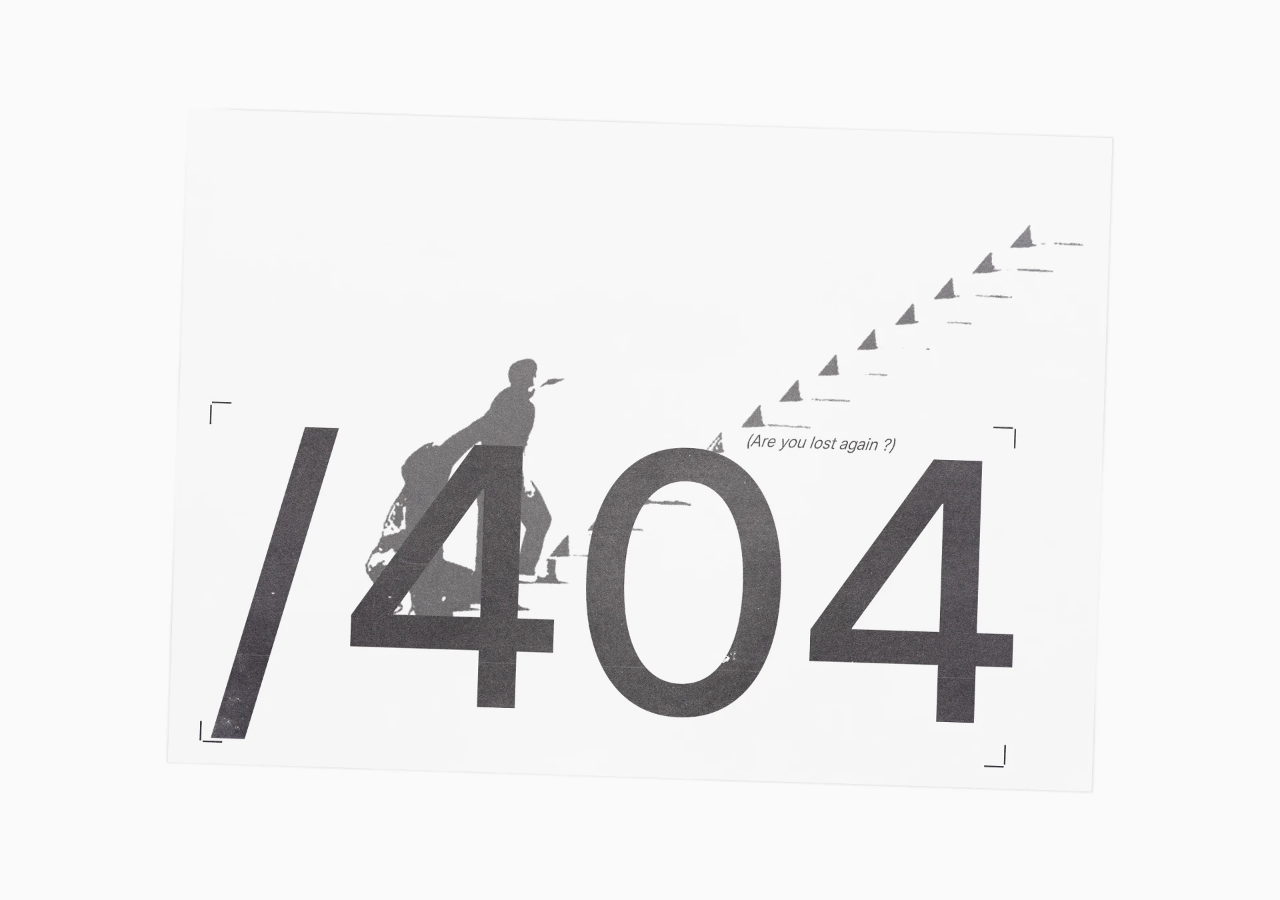
<file: index.html>
<!doctype html>
<html lang="en">
<head>
  <meta charset="utf-8">
  <meta name="viewport" content="width=device-width, initial-scale=1, viewport-fit=cover">
  <meta name="theme-color" content="#fafafa">
  <!-- Single high-contrast logo for light and dark browser tabs. -->
  <link rel="icon" type="image/png" sizes="32x32" href="/distinct-favicon-contrast-20261120.png">
  <meta name="description" content="Distinct Archives — independent creative design studio.">
  <meta property="og:type" content="website">
  <meta property="og:title" content="Distinct Archives">
  <meta property="og:description" content="Distinct Archives — independent creative design studio.">
  
  <meta name="robots" content="noindex, nofollow">
  <title>Distinct Archives</title>
  <style>
    :root { color-scheme: light; }
    *, *::before, *::after { box-sizing: border-box; }
    html, body { width: 100%; min-height: 100%; margin: 0; }
    body { background: #fafafa; }
    main { min-height: 100vh; min-height: 100dvh; display: flex; align-items: center; justify-content: center; overflow: hidden; }
    .artwork { display: block; width: 100%; height: 100vh; height: 100dvh; object-fit: contain; object-position: center; }
    @media (prefers-reduced-motion: no-preference) { .artwork { animation: arrival 650ms ease-out both; } }
    @keyframes arrival { from { opacity: 0 } to { opacity: 1 } }
  </style>
</head>
<body>
  <main aria-label="Distinct Archives holding page">
    <img class="artwork" src="[data-uri]" width="1920" height="1080" alt="Distinct Archives — graphic artwork with the large text /404, a figure carrying a bag, and the words ‘Are you lost again?’" fetchpriority="high">
  </main>
</body>
</html>
</file>
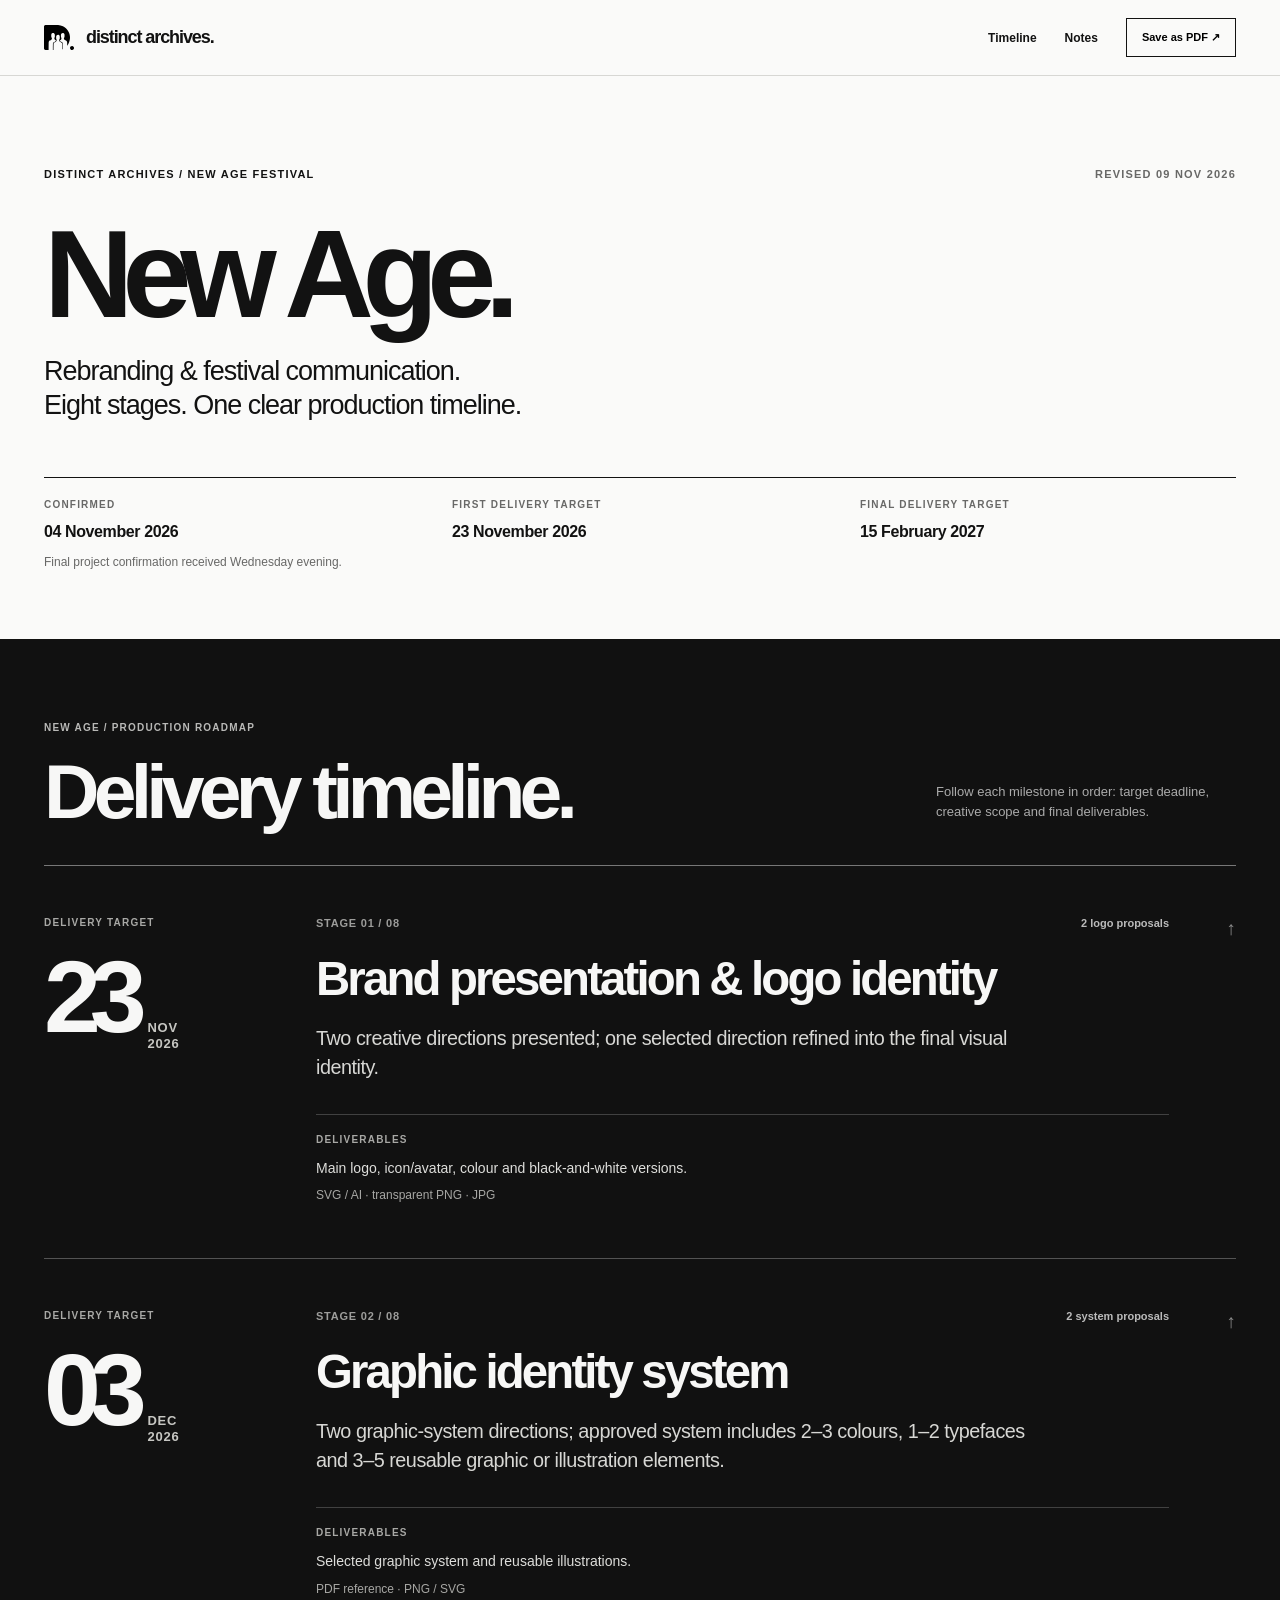
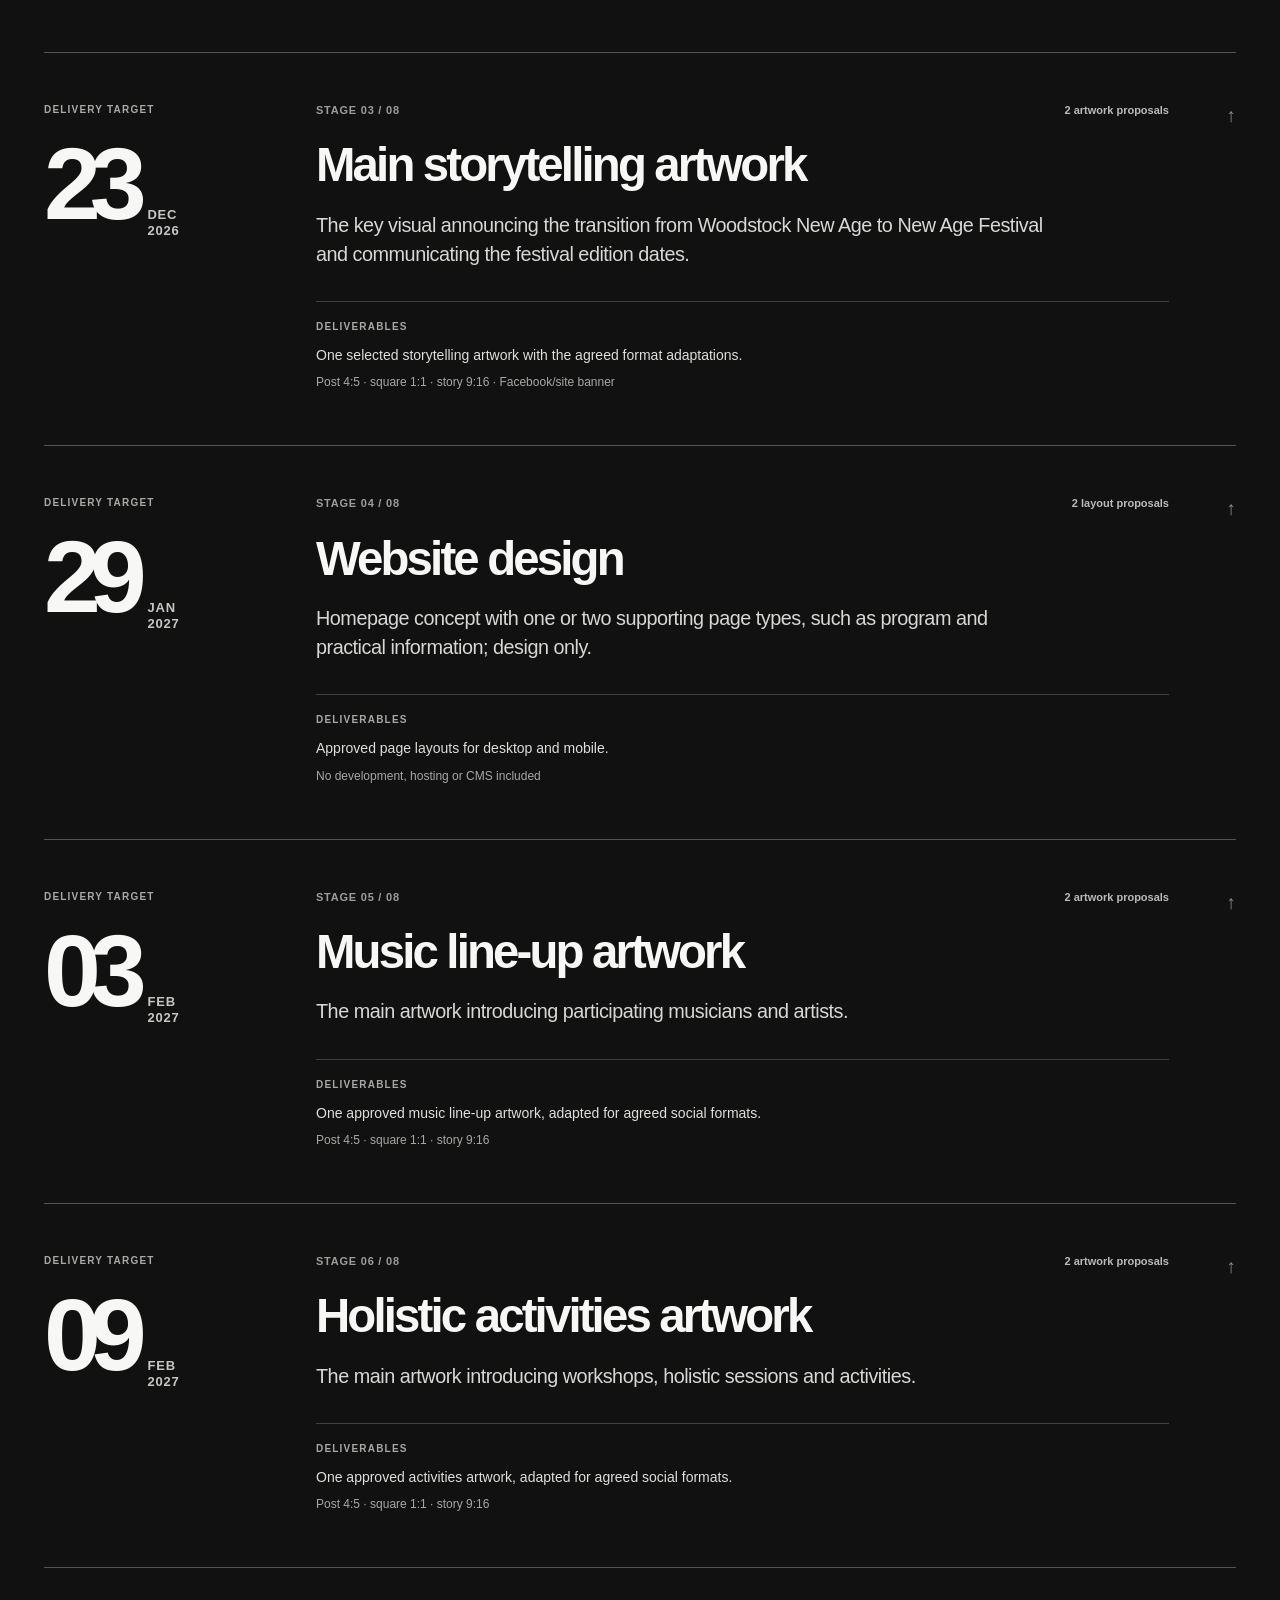
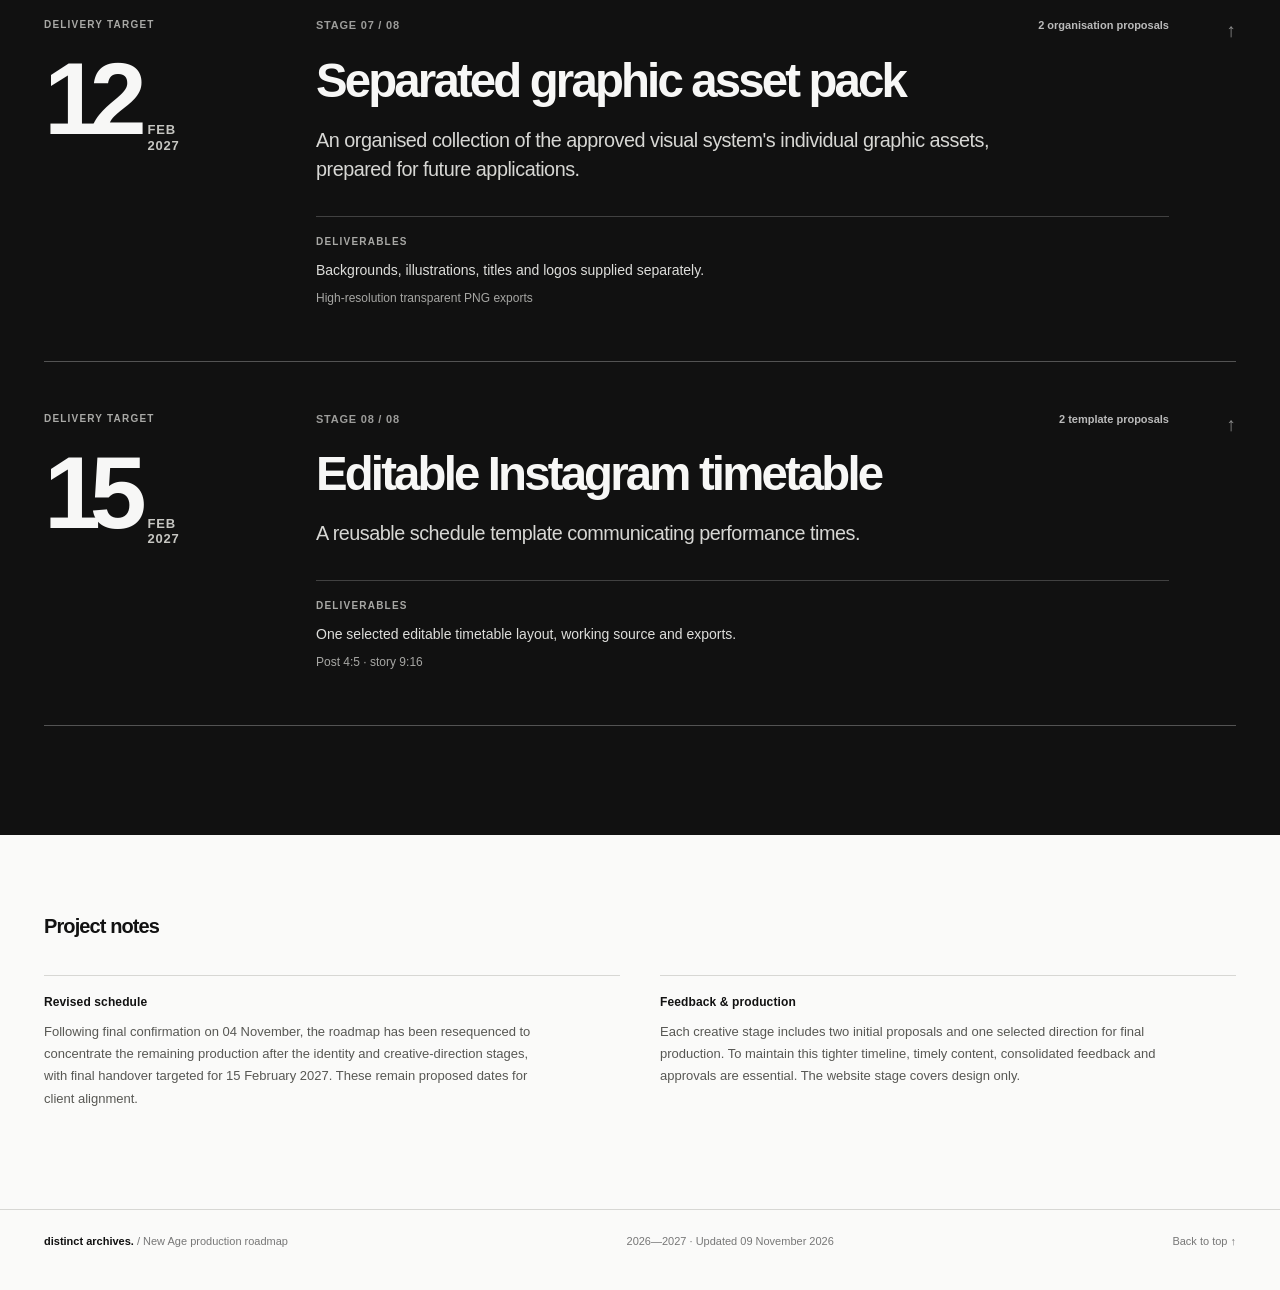
<file: roadmap-new-age/index.html>
<!doctype html>
<html lang="en">
<head>
<meta charset="utf-8">
<meta name="viewport" content="width=device-width,initial-scale=1,viewport-fit=cover">
<meta name="theme-color" content="#fafaf9">
<meta name="robots" content="noindex,nofollow">
<meta name="description" content="New Age Festival rebranding — production timeline, deadlines, and project deliverables. Updated 09 November 2026.">
<title>New Age — Production Timeline | Distinct Archives</title>
<style>
:root{--paper:#fafaf9;--ink:#121212;--muted:#686867;--line:#d7d7d4;--dark:#111;--light:#f7f7f6;--darkline:#535353;--secondary:#c0c0bc;--blue:#2457e7}
*{box-sizing:border-box}
html{scroll-behavior:smooth;scroll-padding-top:90px}
body{margin:0;background:var(--paper);color:var(--ink);font:14px/1.5 -apple-system,BlinkMacSystemFont,"Segoe UI",Arial,sans-serif;-webkit-font-smoothing:antialiased}
a{color:inherit;text-decoration:none}button{font:inherit;cursor:pointer}img{max-width:100%;display:block}
:focus-visible{outline:2px solid var(--blue);outline-offset:4px}
.wrap{width:min(calc(100% - 88px),1220px);margin-inline:auto}
header{background:rgba(250,250,249,.97);position:sticky;top:0;z-index:10;border-bottom:1px solid var(--line)}
.header-inner{min-height:75px;display:flex;justify-content:space-between;align-items:center;gap:16px}
.brand{display:flex;align-items:center;gap:12px;font-weight:780;font-size:18px;letter-spacing:-.06em}
.brand img{width:30px;height:30px;object-fit:contain}
.nav{display:flex;gap:28px;align-items:center;font-size:12px;font-weight:650}
.nav a:hover{opacity:.6}
.print{border:1px solid var(--ink);padding:10px 15px;font-size:11px;background:transparent;font-weight:700}
.print:hover{background:#111;color:white}
.intro{padding-top:clamp(55px,7vw,98px);padding-bottom:67px}
.overline{display:flex;justify-content:space-between;gap:20px;font-size:11px;font-weight:700;letter-spacing:.11em;text-transform:uppercase}
.overline span:last-child{color:var(--muted)}
.intro h1{font-size:clamp(70px,10vw,124px);line-height:.92;letter-spacing:-.09em;font-weight:780;margin:35px 0 24px}
.subtitle{max-width:720px;font-size:clamp(19px,2.5vw,27px);line-height:1.24;letter-spacing:-.038em;margin:0 0 55px}
.project-baseline{display:grid;grid-template-columns:repeat(3,minmax(0,1fr));gap:32px;padding-top:19px;border-top:1px solid var(--ink)}
.project-baseline > div{min-width:0}
.label,.tiny-label{font-size:10px;letter-spacing:.12em;text-transform:uppercase;font-weight:750}
.label{color:var(--muted);display:block;margin-bottom:8px}
.value{font-size:16px;letter-spacing:-.025em;font-weight:670}
.explanation{font-size:12px;max-width:310px;line-height:1.6;color:var(--muted);margin:9px 0 0}
.timeline{background:var(--dark);color:var(--light);padding:77px 0 109px}
.timeline-title{display:flex;align-items:end;justify-content:space-between;gap:30px;padding-bottom:35px}
.timeline-title .tiny-label{color:#b9b9b7}
.timeline-title h2{font-size:clamp(49px,6vw,80px);letter-spacing:-.075em;line-height:1;weight:750;font-weight:750;margin:16px 0 0}
.timeline-title p{max-width:300px;color:#aaa;font-size:13px;line-height:1.6;margin:0 0 7px}
.milestones{border-top:1px solid #777}
.milestone{display:grid;grid-template-columns:235px minmax(0,1fr) 30px;gap:37px;padding:49px 0 54px;border-bottom:1px solid var(--darkline);scroll-margin-top:95px}
.milestone:target{background:#1c1c1c}
.deadline .tiny-label{color:#a9a9a6}
.deadline time{display:flex;align-items:baseline;gap:12px;margin-top:23px;white-space:nowrap}
.date-day{font-size:clamp(75px,8vw,115px);font-weight:710;letter-spacing:-.11em;line-height:.86}
.date-month{font-size:13px;line-height:1.22;color:#c6c6c2;font-weight:650;letter-spacing:.065em}
.milestone-above{display:flex;justify-content:space-between;align-items:baseline;gap:20px;color:#9d9d9b;font-weight:750;letter-spacing:.07em;font-size:11px;text-transform:uppercase}
.stage-type{color:#bbb;font-weight:550;letter-spacing:0;text-transform:none}
.milestone-body h3{font-size:clamp(31px,3.7vw,49px);font-weight:690;letter-spacing:-.06em;line-height:1.06;max-width:840px;margin:22px 0 20px}
.stage-description{font-size:clamp(16px,1.55vw,20px);letter-spacing:-.025em;line-height:1.47;color:#d7d7d4;max-width:730px;margin:0}
.stage-deliverable{border-top:1px solid #414141;margin-top:32px;padding-top:17px}
.stage-deliverable .tiny-label{color:#a8a8a5}
.stage-deliverable p{font-size:14px;max-width:780px;color:#dededb;margin:10px 0 7px;line-height:1.6}
.formats{font-size:12px;color:#a7a7a4;line-height:1.5}
.stage-arrow{align-self:start;justify-self:end;font-size:19px;color:#8b8b8b}
.stage-arrow:hover{color:white}
.notes{padding:76px 0 99px}
.notes h2{font-size:20px;letter-spacing:-.045em;font-weight:650;margin:0 0 34px}
.notes-grid{display:grid;grid-template-columns:1fr 1fr;gap:40px}
.notes article{padding-top:17px;border-top:1px solid var(--line)}
.notes h3{font-size:12px;letter-spacing:.01em;margin:0 0 10px;font-weight:700}
.notes p{font-size:13px;line-height:1.72;color:#585854;max-width:500px;margin:0}
.footer{border-top:1px solid var(--line);padding:23px 0 40px;color:#777;font-size:11px}
.footer-inner{display:flex;justify-content:space-between;gap:22px;flex-wrap:wrap}
.footer strong{color:#111}
@media(max-width:900px){.milestone{grid-template-columns:185px minmax(0,1fr) 20px;gap:20px;padding:45px 0}.date-day{font-size:83px}.milestone-body h3{font-size:clamp(30px,4vw,44px)}}
@media(max-width:680px){.wrap{width:calc(100% - 42px)}.header-inner{min-height:66px}.brand{font-size:16px}.brand img{width:25px;height:25px}.nav a{display:none}.intro{padding:59px 0}.overline{font-size:9px}.intro h1{font-size:clamp(64px,15vw,104px)}.subtitle{font-size:20px;margin-bottom:41px}.project-baseline{grid-template-columns:1fr 1fr;gap:20px}.project-baseline>div:last-child{grid-column:1/-1}.value{font-size:14px}.timeline{padding:60px 0 75px}.timeline-title{display:block}.timeline-title h2{font-size:55px}.timeline-title p{margin-top:20px}.milestone{grid-template-columns:1fr 20px;gap:0 12px;padding:36px 0}.deadline{grid-column:1;grid-row:1;margin-bottom:30px}.deadline time{margin-top:13px}.date-day{font-size:74px}.date-month{font-size:11px}.milestone-body{grid-column:1/-1;grid-row:2}.stage-arrow{grid-column:2;grid-row:1;font-size:16px}.milestone-body h3{font-size:34px;margin:19px 0}.stage-description{font-size:16px}.stage-deliverable{margin-top:25px}.notes{padding:60px 0}.notes-grid{grid-template-columns:1fr;gap:30px}}
@media(prefers-reduced-motion:reduce){html{scroll-behavior:auto}}
@media print{@page{size:A4;margin:11mm}header,.print,.stage-arrow{display:none!important}.wrap{width:100%}.intro{padding:0 0 18px}.intro h1{font-size:65px;margin:13px 0}.subtitle{font-size:18px;margin-bottom:22px}.project-baseline{gap:12px}.timeline{padding:20px 0;background:#111!important;-webkit-print-color-adjust:exact;print-color-adjust:exact}.timeline-title h2{font-size:43px}.timeline-title{padding-bottom:16px}.milestone{break-inside:avoid;grid-template-columns:110px 1fr;gap:20px;padding:15px 0}.date-day{font-size:51px}.date-month{font-size:9px}.deadline time{gap:5px;margin-top:12px}.milestone-body h3{font-size:27px;margin:8px 0}.stage-description{font-size:13px}.stage-deliverable{margin-top:12px;padding-top:8px}.stage-deliverable p{font-size:11px;margin:6px 0}.formats{font-size:10px}.notes{padding:25px 0}.notes-grid{gap:18px}.notes p{font-size:11px}}
</style>
</head>
<body id="top">
<header><div class="wrap header-inner"><a class="brand" href="#top"><img src="./distinct-logo.svg" alt="Distinct Archives logo"><span>distinct archives.</span></a><nav class="nav" aria-label="Page navigation"><a href="#timeline">Timeline</a><a href="#notes">Notes</a><button type="button" class="print" onclick="window.print()">Save as PDF ↗</button></nav></div></header>
<main>
<section class="intro wrap">
<div class="overline"><span>Distinct Archives / New Age Festival</span><span>Revised 09 Nov 2026</span></div>
<h1>New Age.</h1>
<p class="subtitle">Rebranding & festival communication.<br>Eight stages. One clear production timeline.</p>
<div class="project-baseline">
 <div><span class="label">Confirmed</span><strong class="value">04 November 2026</strong><p class="explanation">Final project confirmation received Wednesday evening.</p></div>
 <div><span class="label">First delivery target</span><strong class="value">23 November 2026</strong></div>
 <div><span class="label">Final delivery target</span><strong class="value">15 February 2027</strong></div>
</div>
</section>
<section class="timeline" id="timeline" aria-labelledby="timeline-heading">
<div class="wrap"><div class="timeline-title"><div><span class="tiny-label">New Age / Production roadmap</span><h2 id="timeline-heading">Delivery timeline.</h2></div><p>Follow each milestone in order: target deadline, creative scope and final deliverables.</p></div>
<div class="milestones"><article class="milestone" id="milestone-1" aria-labelledby="title-1">
  <div class="deadline"><div class="tiny-label">DELIVERY TARGET</div><time datetime="2026-11-23" aria-label="23 November 2026"><span class="date-day">23</span><span class="date-month">NOV<br>2026</span></time></div>
  <div class="milestone-body"><div class="milestone-above"><span class="step-count">STAGE 01 / 08</span><span class="stage-type">2 logo proposals</span></div>
    <h3 id="title-1">Brand presentation &amp; logo identity</h3><p class="stage-description">Two creative directions presented; one selected direction refined into the final visual identity.</p>
    <div class="stage-deliverable"><div class="tiny-label">DELIVERABLES</div><p>Main logo, icon/avatar, colour and black-and-white versions.</p><div class="formats">SVG / AI · transparent PNG · JPG</div></div>
  </div>
  <a href="#top" class="stage-arrow" aria-label="Back to top">↑</a>
</article>
<article class="milestone" id="milestone-2" aria-labelledby="title-2">
  <div class="deadline"><div class="tiny-label">DELIVERY TARGET</div><time datetime="2026-12-03" aria-label="3 December 2026"><span class="date-day">03</span><span class="date-month">DEC<br>2026</span></time></div>
  <div class="milestone-body"><div class="milestone-above"><span class="step-count">STAGE 02 / 08</span><span class="stage-type">2 system proposals</span></div>
    <h3 id="title-2">Graphic identity system</h3><p class="stage-description">Two graphic-system directions; approved system includes 2–3 colours, 1–2 typefaces and 3–5 reusable graphic or illustration elements.</p>
    <div class="stage-deliverable"><div class="tiny-label">DELIVERABLES</div><p>Selected graphic system and reusable illustrations.</p><div class="formats">PDF reference · PNG / SVG</div></div>
  </div>
  <a href="#top" class="stage-arrow" aria-label="Back to top">↑</a>
</article>
<article class="milestone" id="milestone-3" aria-labelledby="title-3">
  <div class="deadline"><div class="tiny-label">DELIVERY TARGET</div><time datetime="2026-12-23" aria-label="23 December 2026"><span class="date-day">23</span><span class="date-month">DEC<br>2026</span></time></div>
  <div class="milestone-body"><div class="milestone-above"><span class="step-count">STAGE 03 / 08</span><span class="stage-type">2 artwork proposals</span></div>
    <h3 id="title-3">Main storytelling artwork</h3><p class="stage-description">The key visual announcing the transition from Woodstock New Age to New Age Festival and communicating the festival edition dates.</p>
    <div class="stage-deliverable"><div class="tiny-label">DELIVERABLES</div><p>One selected storytelling artwork with the agreed format adaptations.</p><div class="formats">Post 4:5 · square 1:1 · story 9:16 · Facebook/site banner</div></div>
  </div>
  <a href="#top" class="stage-arrow" aria-label="Back to top">↑</a>
</article>
<article class="milestone" id="milestone-4" aria-labelledby="title-4">
  <div class="deadline"><div class="tiny-label">DELIVERY TARGET</div><time datetime="2027-01-29" aria-label="29 January 2027"><span class="date-day">29</span><span class="date-month">JAN<br>2027</span></time></div>
  <div class="milestone-body"><div class="milestone-above"><span class="step-count">STAGE 04 / 08</span><span class="stage-type">2 layout proposals</span></div>
    <h3 id="title-4">Website design</h3><p class="stage-description">Homepage concept with one or two supporting page types, such as program and practical information; design only.</p>
    <div class="stage-deliverable"><div class="tiny-label">DELIVERABLES</div><p>Approved page layouts for desktop and mobile.</p><div class="formats">No development, hosting or CMS included</div></div>
  </div>
  <a href="#top" class="stage-arrow" aria-label="Back to top">↑</a>
</article>
<article class="milestone" id="milestone-5" aria-labelledby="title-5">
  <div class="deadline"><div class="tiny-label">DELIVERY TARGET</div><time datetime="2027-02-03" aria-label="3 February 2027"><span class="date-day">03</span><span class="date-month">FEB<br>2027</span></time></div>
  <div class="milestone-body"><div class="milestone-above"><span class="step-count">STAGE 05 / 08</span><span class="stage-type">2 artwork proposals</span></div>
    <h3 id="title-5">Music line-up artwork</h3><p class="stage-description">The main artwork introducing participating musicians and artists.</p>
    <div class="stage-deliverable"><div class="tiny-label">DELIVERABLES</div><p>One approved music line-up artwork, adapted for agreed social formats.</p><div class="formats">Post 4:5 · square 1:1 · story 9:16</div></div>
  </div>
  <a href="#top" class="stage-arrow" aria-label="Back to top">↑</a>
</article>
<article class="milestone" id="milestone-6" aria-labelledby="title-6">
  <div class="deadline"><div class="tiny-label">DELIVERY TARGET</div><time datetime="2027-02-09" aria-label="9 February 2027"><span class="date-day">09</span><span class="date-month">FEB<br>2027</span></time></div>
  <div class="milestone-body"><div class="milestone-above"><span class="step-count">STAGE 06 / 08</span><span class="stage-type">2 artwork proposals</span></div>
    <h3 id="title-6">Holistic activities artwork</h3><p class="stage-description">The main artwork introducing workshops, holistic sessions and activities.</p>
    <div class="stage-deliverable"><div class="tiny-label">DELIVERABLES</div><p>One approved activities artwork, adapted for agreed social formats.</p><div class="formats">Post 4:5 · square 1:1 · story 9:16</div></div>
  </div>
  <a href="#top" class="stage-arrow" aria-label="Back to top">↑</a>
</article>
<article class="milestone" id="milestone-7" aria-labelledby="title-7">
  <div class="deadline"><div class="tiny-label">DELIVERY TARGET</div><time datetime="2027-02-12" aria-label="12 February 2027"><span class="date-day">12</span><span class="date-month">FEB<br>2027</span></time></div>
  <div class="milestone-body"><div class="milestone-above"><span class="step-count">STAGE 07 / 08</span><span class="stage-type">2 organisation proposals</span></div>
    <h3 id="title-7">Separated graphic asset pack</h3><p class="stage-description">An organised collection of the approved visual system&#39;s individual graphic assets, prepared for future applications.</p>
    <div class="stage-deliverable"><div class="tiny-label">DELIVERABLES</div><p>Backgrounds, illustrations, titles and logos supplied separately.</p><div class="formats">High-resolution transparent PNG exports</div></div>
  </div>
  <a href="#top" class="stage-arrow" aria-label="Back to top">↑</a>
</article>
<article class="milestone" id="milestone-8" aria-labelledby="title-8">
  <div class="deadline"><div class="tiny-label">DELIVERY TARGET</div><time datetime="2027-02-15" aria-label="15 February 2027"><span class="date-day">15</span><span class="date-month">FEB<br>2027</span></time></div>
  <div class="milestone-body"><div class="milestone-above"><span class="step-count">STAGE 08 / 08</span><span class="stage-type">2 template proposals</span></div>
    <h3 id="title-8">Editable Instagram timetable</h3><p class="stage-description">A reusable schedule template communicating performance times.</p>
    <div class="stage-deliverable"><div class="tiny-label">DELIVERABLES</div><p>One selected editable timetable layout, working source and exports.</p><div class="formats">Post 4:5 · story 9:16</div></div>
  </div>
  <a href="#top" class="stage-arrow" aria-label="Back to top">↑</a>
</article></div></div>
</section>
<section class="notes wrap" id="notes" aria-labelledby="notes-title">
<h2 id="notes-title">Project notes</h2>
<div class="notes-grid">
<article><h3>Revised schedule</h3><p>Following final confirmation on 04 November, the roadmap has been resequenced to concentrate the remaining production after the identity and creative-direction stages, with final handover targeted for 15 February 2027. These remain proposed dates for client alignment.</p></article>
<article><h3>Feedback & production</h3><p>Each creative stage includes two initial proposals and one selected direction for final production. To maintain this tighter timeline, timely content, consolidated feedback and approvals are essential. The website stage covers design only.</p></article>
</div>
</section>
</main>
<footer class="footer"><div class="wrap footer-inner"><span><strong>distinct archives.</strong> / New Age production roadmap</span><span>2026—2027 · Updated 09 November 2026</span><a href="#top">Back to top ↑</a></div></footer>
</body>
</html>
</file>
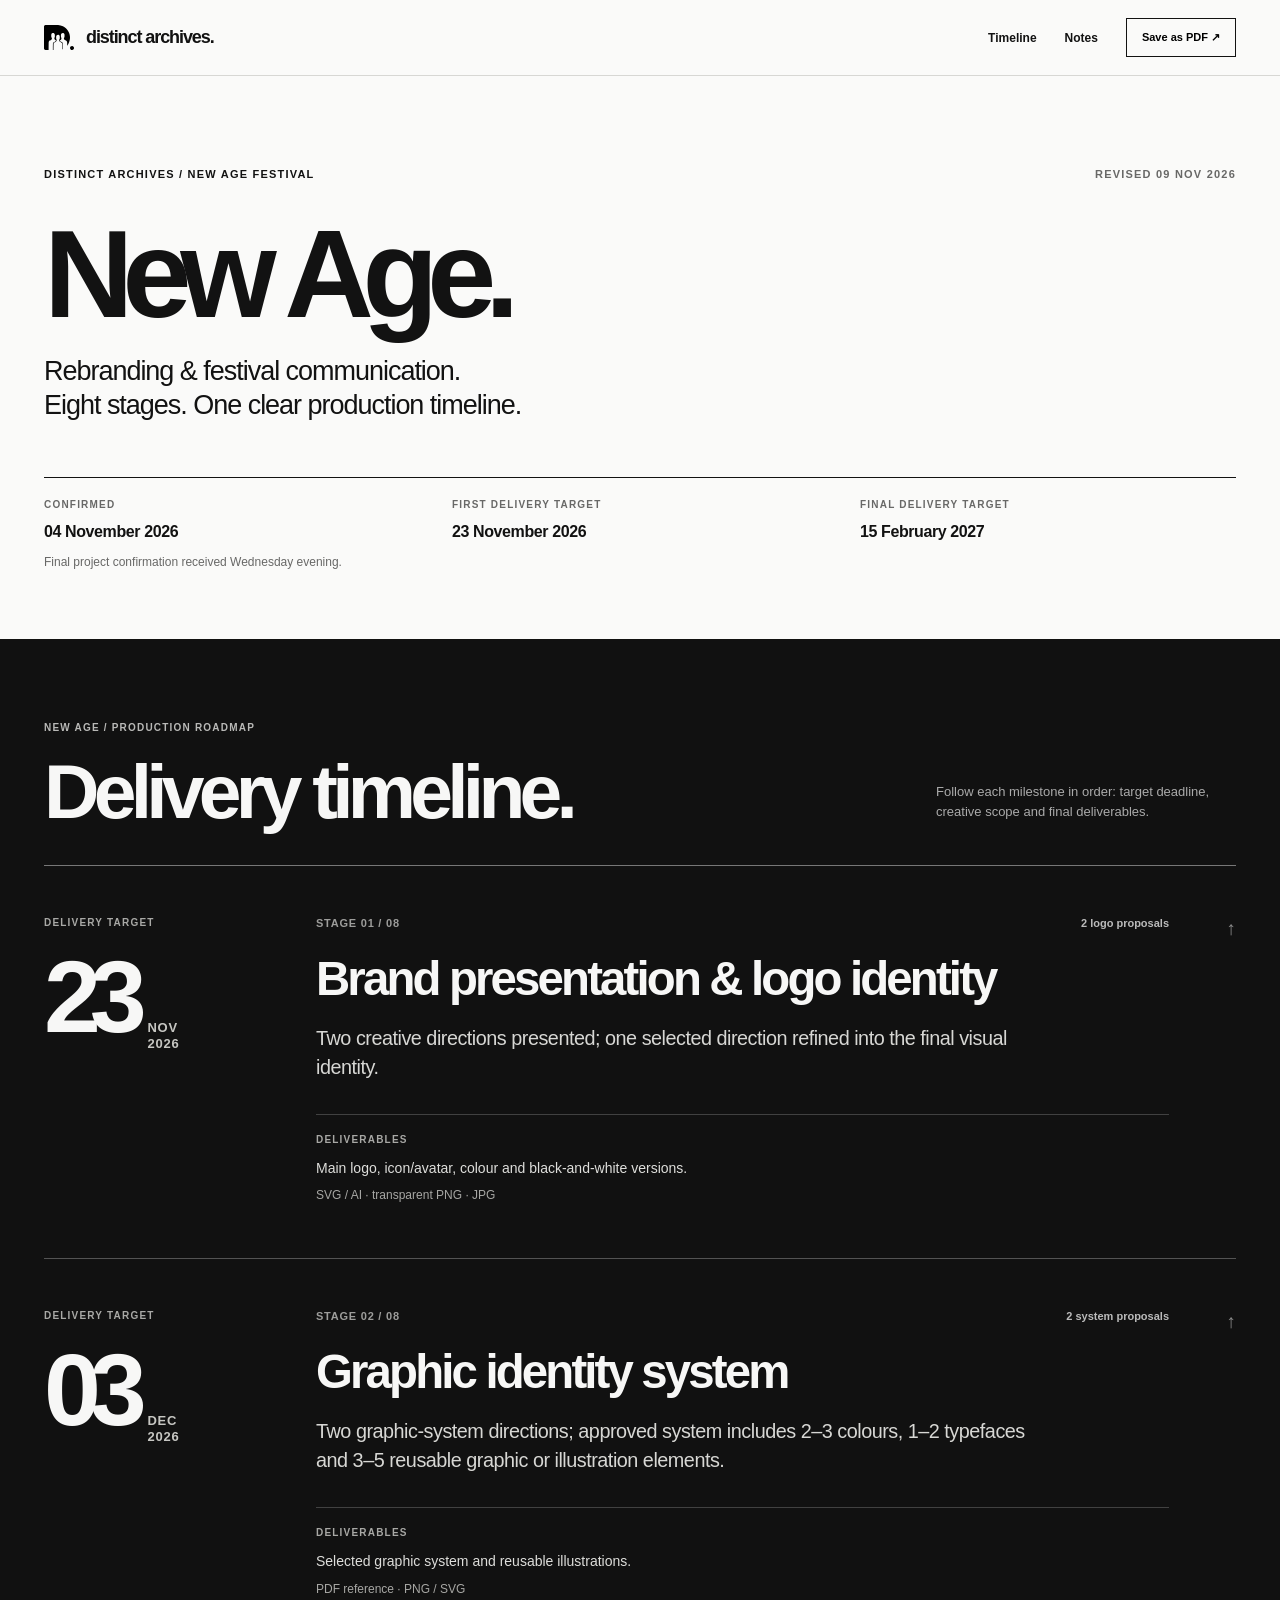
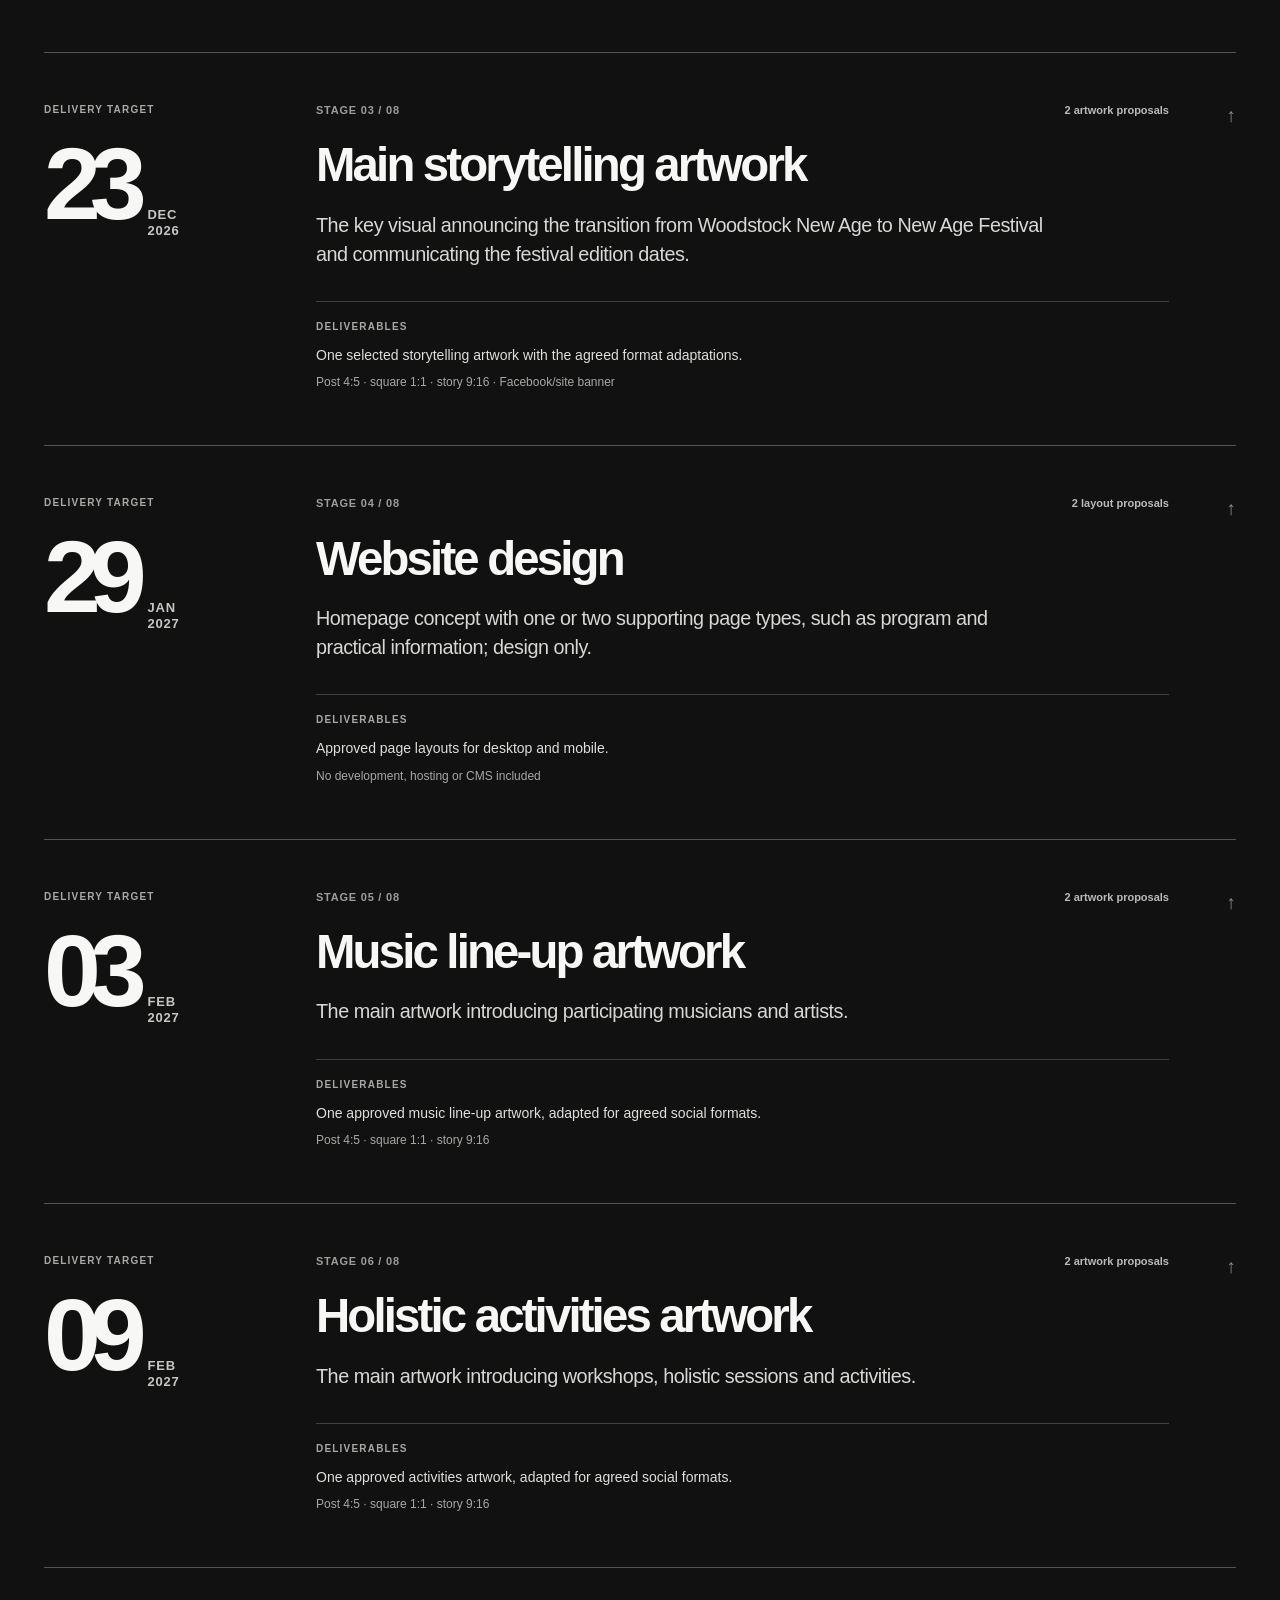
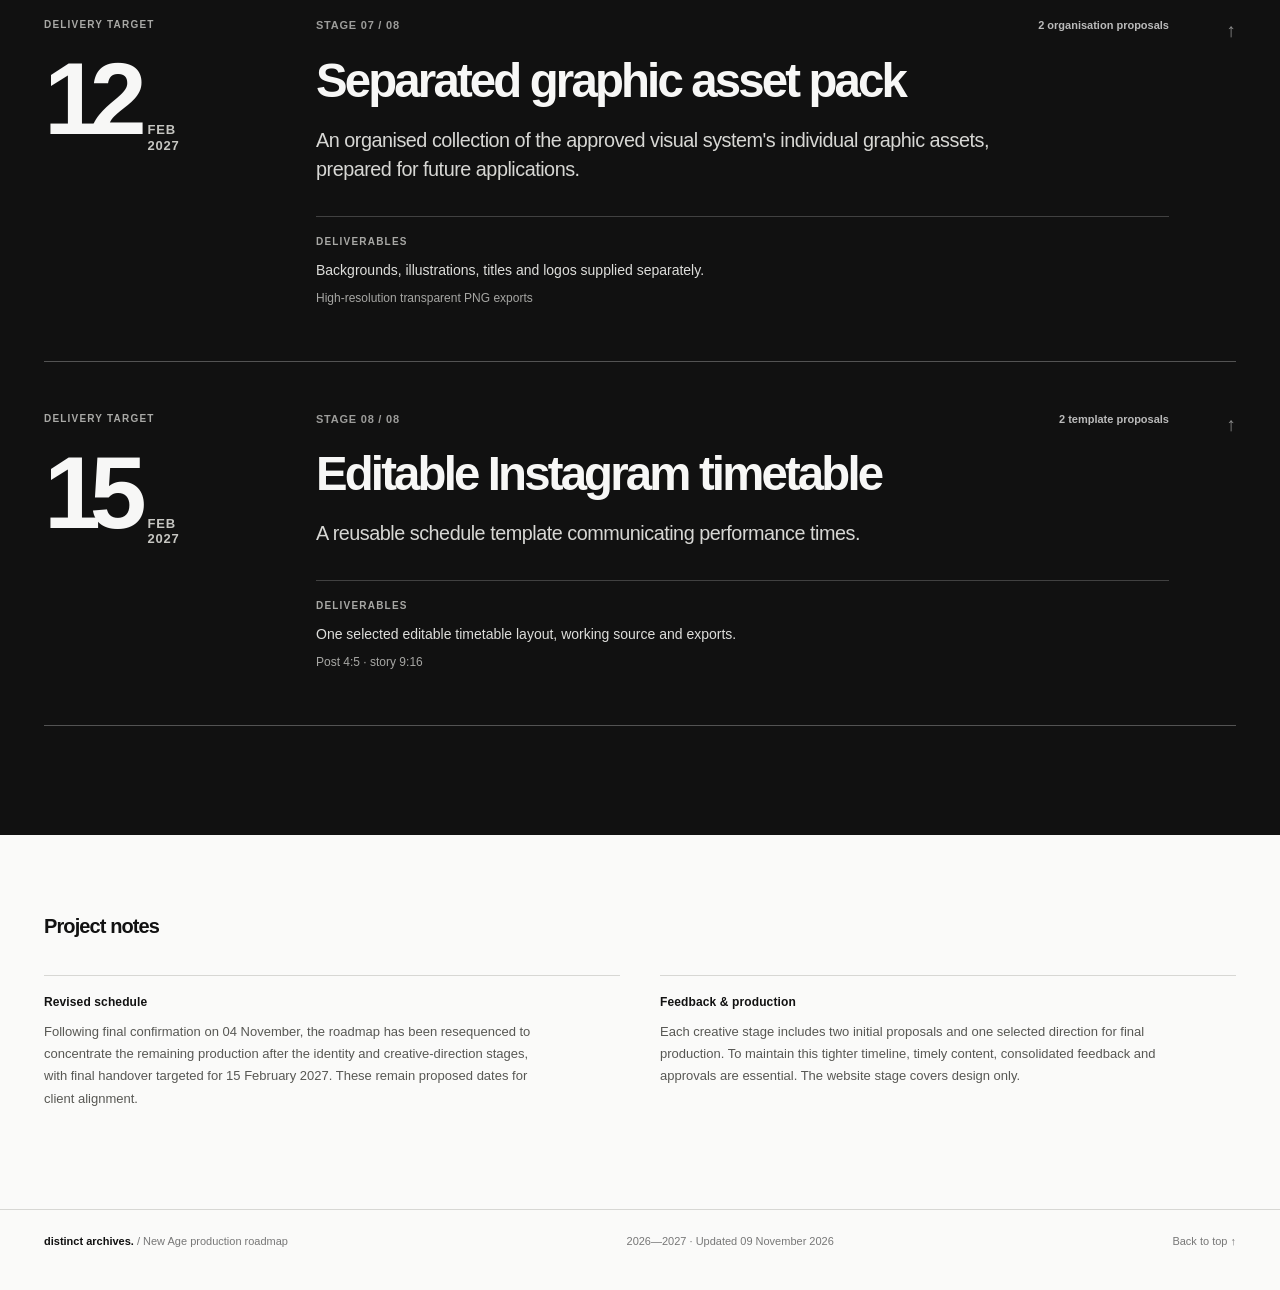
<file: portfolio/public/roadmap-new-age/index.html>
<!doctype html>
<html lang="en">
<head>
<meta charset="utf-8">
<meta name="viewport" content="width=device-width,initial-scale=1,viewport-fit=cover">
<link rel="icon" type="image/svg+xml" sizes="any" href="/favicon.svg">
<meta name="theme-color" content="#fafaf9">
<meta name="robots" content="noindex,nofollow">
<meta name="description" content="New Age Festival rebranding — production timeline, deadlines, and project deliverables. Updated 09 November 2026.">
<title>New Age — Production Timeline | Distinct Archives</title>
<style>
:root{--paper:#fafaf9;--ink:#121212;--muted:#686867;--line:#d7d7d4;--dark:#111;--light:#f7f7f6;--darkline:#535353;--secondary:#c0c0bc;--blue:#2457e7}
*{box-sizing:border-box}
html{scroll-behavior:smooth;scroll-padding-top:90px}
body{margin:0;background:var(--paper);color:var(--ink);font:14px/1.5 -apple-system,BlinkMacSystemFont,"Segoe UI",Arial,sans-serif;-webkit-font-smoothing:antialiased}
a{color:inherit;text-decoration:none}button{font:inherit;cursor:pointer}img{max-width:100%;display:block}
:focus-visible{outline:2px solid var(--blue);outline-offset:4px}
.wrap{width:min(calc(100% - 88px),1220px);margin-inline:auto}
header{background:rgba(250,250,249,.97);position:sticky;top:0;z-index:10;border-bottom:1px solid var(--line)}
.header-inner{min-height:75px;display:flex;justify-content:space-between;align-items:center;gap:16px}
.brand{display:flex;align-items:center;gap:12px;font-weight:780;font-size:18px;letter-spacing:-.06em}
.brand img{width:30px;height:30px;object-fit:contain}
.nav{display:flex;gap:28px;align-items:center;font-size:12px;font-weight:650}
.nav a:hover{opacity:.6}
.print{border:1px solid var(--ink);padding:10px 15px;font-size:11px;background:transparent;font-weight:700}
.print:hover{background:#111;color:white}
.intro{padding-top:clamp(55px,7vw,98px);padding-bottom:67px}
.overline{display:flex;justify-content:space-between;gap:20px;font-size:11px;font-weight:700;letter-spacing:.11em;text-transform:uppercase}
.overline span:last-child{color:var(--muted)}
.intro h1{font-size:clamp(70px,10vw,124px);line-height:.92;letter-spacing:-.09em;font-weight:780;margin:35px 0 24px}
.subtitle{max-width:720px;font-size:clamp(19px,2.5vw,27px);line-height:1.24;letter-spacing:-.038em;margin:0 0 55px}
.project-baseline{display:grid;grid-template-columns:repeat(3,minmax(0,1fr));gap:32px;padding-top:19px;border-top:1px solid var(--ink)}
.project-baseline > div{min-width:0}
.label,.tiny-label{font-size:10px;letter-spacing:.12em;text-transform:uppercase;font-weight:750}
.label{color:var(--muted);display:block;margin-bottom:8px}
.value{font-size:16px;letter-spacing:-.025em;font-weight:670}
.explanation{font-size:12px;max-width:310px;line-height:1.6;color:var(--muted);margin:9px 0 0}
.timeline{background:var(--dark);color:var(--light);padding:77px 0 109px}
.timeline-title{display:flex;align-items:end;justify-content:space-between;gap:30px;padding-bottom:35px}
.timeline-title .tiny-label{color:#b9b9b7}
.timeline-title h2{font-size:clamp(49px,6vw,80px);letter-spacing:-.075em;line-height:1;weight:750;font-weight:750;margin:16px 0 0}
.timeline-title p{max-width:300px;color:#aaa;font-size:13px;line-height:1.6;margin:0 0 7px}
.milestones{border-top:1px solid #777}
.milestone{display:grid;grid-template-columns:235px minmax(0,1fr) 30px;gap:37px;padding:49px 0 54px;border-bottom:1px solid var(--darkline);scroll-margin-top:95px}
.milestone:target{background:#1c1c1c}
.deadline .tiny-label{color:#a9a9a6}
.deadline time{display:flex;align-items:baseline;gap:12px;margin-top:23px;white-space:nowrap}
.date-day{font-size:clamp(75px,8vw,115px);font-weight:710;letter-spacing:-.11em;line-height:.86}
.date-month{font-size:13px;line-height:1.22;color:#c6c6c2;font-weight:650;letter-spacing:.065em}
.milestone-above{display:flex;justify-content:space-between;align-items:baseline;gap:20px;color:#9d9d9b;font-weight:750;letter-spacing:.07em;font-size:11px;text-transform:uppercase}
.stage-type{color:#bbb;font-weight:550;letter-spacing:0;text-transform:none}
.milestone-body h3{font-size:clamp(31px,3.7vw,49px);font-weight:690;letter-spacing:-.06em;line-height:1.06;max-width:840px;margin:22px 0 20px}
.stage-description{font-size:clamp(16px,1.55vw,20px);letter-spacing:-.025em;line-height:1.47;color:#d7d7d4;max-width:730px;margin:0}
.stage-deliverable{border-top:1px solid #414141;margin-top:32px;padding-top:17px}
.stage-deliverable .tiny-label{color:#a8a8a5}
.stage-deliverable p{font-size:14px;max-width:780px;color:#dededb;margin:10px 0 7px;line-height:1.6}
.formats{font-size:12px;color:#a7a7a4;line-height:1.5}
.stage-arrow{align-self:start;justify-self:end;font-size:19px;color:#8b8b8b}
.stage-arrow:hover{color:white}
.notes{padding:76px 0 99px}
.notes h2{font-size:20px;letter-spacing:-.045em;font-weight:650;margin:0 0 34px}
.notes-grid{display:grid;grid-template-columns:1fr 1fr;gap:40px}
.notes article{padding-top:17px;border-top:1px solid var(--line)}
.notes h3{font-size:12px;letter-spacing:.01em;margin:0 0 10px;font-weight:700}
.notes p{font-size:13px;line-height:1.72;color:#585854;max-width:500px;margin:0}
.footer{border-top:1px solid var(--line);padding:23px 0 40px;color:#777;font-size:11px}
.footer-inner{display:flex;justify-content:space-between;gap:22px;flex-wrap:wrap}
.footer strong{color:#111}
@media(max-width:900px){.milestone{grid-template-columns:185px minmax(0,1fr) 20px;gap:20px;padding:45px 0}.date-day{font-size:83px}.milestone-body h3{font-size:clamp(30px,4vw,44px)}}
@media(max-width:680px){.wrap{width:calc(100% - 42px)}.header-inner{min-height:66px}.brand{font-size:16px}.brand img{width:25px;height:25px}.nav a{display:none}.intro{padding:59px 0}.overline{font-size:9px}.intro h1{font-size:clamp(64px,15vw,104px)}.subtitle{font-size:20px;margin-bottom:41px}.project-baseline{grid-template-columns:1fr 1fr;gap:20px}.project-baseline>div:last-child{grid-column:1/-1}.value{font-size:14px}.timeline{padding:60px 0 75px}.timeline-title{display:block}.timeline-title h2{font-size:55px}.timeline-title p{margin-top:20px}.milestone{grid-template-columns:1fr 20px;gap:0 12px;padding:36px 0}.deadline{grid-column:1;grid-row:1;margin-bottom:30px}.deadline time{margin-top:13px}.date-day{font-size:74px}.date-month{font-size:11px}.milestone-body{grid-column:1/-1;grid-row:2}.stage-arrow{grid-column:2;grid-row:1;font-size:16px}.milestone-body h3{font-size:34px;margin:19px 0}.stage-description{font-size:16px}.stage-deliverable{margin-top:25px}.notes{padding:60px 0}.notes-grid{grid-template-columns:1fr;gap:30px}}
@media(prefers-reduced-motion:reduce){html{scroll-behavior:auto}}
@media print{@page{size:A4;margin:11mm}header,.print,.stage-arrow{display:none!important}.wrap{width:100%}.intro{padding:0 0 18px}.intro h1{font-size:65px;margin:13px 0}.subtitle{font-size:18px;margin-bottom:22px}.project-baseline{gap:12px}.timeline{padding:20px 0;background:#111!important;-webkit-print-color-adjust:exact;print-color-adjust:exact}.timeline-title h2{font-size:43px}.timeline-title{padding-bottom:16px}.milestone{break-inside:avoid;grid-template-columns:110px 1fr;gap:20px;padding:15px 0}.date-day{font-size:51px}.date-month{font-size:9px}.deadline time{gap:5px;margin-top:12px}.milestone-body h3{font-size:27px;margin:8px 0}.stage-description{font-size:13px}.stage-deliverable{margin-top:12px;padding-top:8px}.stage-deliverable p{font-size:11px;margin:6px 0}.formats{font-size:10px}.notes{padding:25px 0}.notes-grid{gap:18px}.notes p{font-size:11px}}
</style>
</head>
<body id="top">
<header><div class="wrap header-inner"><a class="brand" href="#top"><img src="./distinct-logo.svg" alt="Distinct Archives logo"><span>distinct archives.</span></a><nav class="nav" aria-label="Page navigation"><a href="#timeline">Timeline</a><a href="#notes">Notes</a><button type="button" class="print" onclick="window.print()">Save as PDF ↗</button></nav></div></header>
<main>
<section class="intro wrap">
<div class="overline"><span>Distinct Archives / New Age Festival</span><span>Revised 09 Nov 2026</span></div>
<h1>New Age.</h1>
<p class="subtitle">Rebranding & festival communication.<br>Eight stages. One clear production timeline.</p>
<div class="project-baseline">
 <div><span class="label">Confirmed</span><strong class="value">04 November 2026</strong><p class="explanation">Final project confirmation received Wednesday evening.</p></div>
 <div><span class="label">First delivery target</span><strong class="value">23 November 2026</strong></div>
 <div><span class="label">Final delivery target</span><strong class="value">15 February 2027</strong></div>
</div>
</section>
<section class="timeline" id="timeline" aria-labelledby="timeline-heading">
<div class="wrap"><div class="timeline-title"><div><span class="tiny-label">New Age / Production roadmap</span><h2 id="timeline-heading">Delivery timeline.</h2></div><p>Follow each milestone in order: target deadline, creative scope and final deliverables.</p></div>
<div class="milestones"><article class="milestone" id="milestone-1" aria-labelledby="title-1">
  <div class="deadline"><div class="tiny-label">DELIVERY TARGET</div><time datetime="2026-11-23" aria-label="23 November 2026"><span class="date-day">23</span><span class="date-month">NOV<br>2026</span></time></div>
  <div class="milestone-body"><div class="milestone-above"><span class="step-count">STAGE 01 / 08</span><span class="stage-type">2 logo proposals</span></div>
    <h3 id="title-1">Brand presentation &amp; logo identity</h3><p class="stage-description">Two creative directions presented; one selected direction refined into the final visual identity.</p>
    <div class="stage-deliverable"><div class="tiny-label">DELIVERABLES</div><p>Main logo, icon/avatar, colour and black-and-white versions.</p><div class="formats">SVG / AI · transparent PNG · JPG</div></div>
  </div>
  <a href="#top" class="stage-arrow" aria-label="Back to top">↑</a>
</article>
<article class="milestone" id="milestone-2" aria-labelledby="title-2">
  <div class="deadline"><div class="tiny-label">DELIVERY TARGET</div><time datetime="2026-12-03" aria-label="3 December 2026"><span class="date-day">03</span><span class="date-month">DEC<br>2026</span></time></div>
  <div class="milestone-body"><div class="milestone-above"><span class="step-count">STAGE 02 / 08</span><span class="stage-type">2 system proposals</span></div>
    <h3 id="title-2">Graphic identity system</h3><p class="stage-description">Two graphic-system directions; approved system includes 2–3 colours, 1–2 typefaces and 3–5 reusable graphic or illustration elements.</p>
    <div class="stage-deliverable"><div class="tiny-label">DELIVERABLES</div><p>Selected graphic system and reusable illustrations.</p><div class="formats">PDF reference · PNG / SVG</div></div>
  </div>
  <a href="#top" class="stage-arrow" aria-label="Back to top">↑</a>
</article>
<article class="milestone" id="milestone-3" aria-labelledby="title-3">
  <div class="deadline"><div class="tiny-label">DELIVERY TARGET</div><time datetime="2026-12-23" aria-label="23 December 2026"><span class="date-day">23</span><span class="date-month">DEC<br>2026</span></time></div>
  <div class="milestone-body"><div class="milestone-above"><span class="step-count">STAGE 03 / 08</span><span class="stage-type">2 artwork proposals</span></div>
    <h3 id="title-3">Main storytelling artwork</h3><p class="stage-description">The key visual announcing the transition from Woodstock New Age to New Age Festival and communicating the festival edition dates.</p>
    <div class="stage-deliverable"><div class="tiny-label">DELIVERABLES</div><p>One selected storytelling artwork with the agreed format adaptations.</p><div class="formats">Post 4:5 · square 1:1 · story 9:16 · Facebook/site banner</div></div>
  </div>
  <a href="#top" class="stage-arrow" aria-label="Back to top">↑</a>
</article>
<article class="milestone" id="milestone-4" aria-labelledby="title-4">
  <div class="deadline"><div class="tiny-label">DELIVERY TARGET</div><time datetime="2027-01-29" aria-label="29 January 2027"><span class="date-day">29</span><span class="date-month">JAN<br>2027</span></time></div>
  <div class="milestone-body"><div class="milestone-above"><span class="step-count">STAGE 04 / 08</span><span class="stage-type">2 layout proposals</span></div>
    <h3 id="title-4">Website design</h3><p class="stage-description">Homepage concept with one or two supporting page types, such as program and practical information; design only.</p>
    <div class="stage-deliverable"><div class="tiny-label">DELIVERABLES</div><p>Approved page layouts for desktop and mobile.</p><div class="formats">No development, hosting or CMS included</div></div>
  </div>
  <a href="#top" class="stage-arrow" aria-label="Back to top">↑</a>
</article>
<article class="milestone" id="milestone-5" aria-labelledby="title-5">
  <div class="deadline"><div class="tiny-label">DELIVERY TARGET</div><time datetime="2027-02-03" aria-label="3 February 2027"><span class="date-day">03</span><span class="date-month">FEB<br>2027</span></time></div>
  <div class="milestone-body"><div class="milestone-above"><span class="step-count">STAGE 05 / 08</span><span class="stage-type">2 artwork proposals</span></div>
    <h3 id="title-5">Music line-up artwork</h3><p class="stage-description">The main artwork introducing participating musicians and artists.</p>
    <div class="stage-deliverable"><div class="tiny-label">DELIVERABLES</div><p>One approved music line-up artwork, adapted for agreed social formats.</p><div class="formats">Post 4:5 · square 1:1 · story 9:16</div></div>
  </div>
  <a href="#top" class="stage-arrow" aria-label="Back to top">↑</a>
</article>
<article class="milestone" id="milestone-6" aria-labelledby="title-6">
  <div class="deadline"><div class="tiny-label">DELIVERY TARGET</div><time datetime="2027-02-09" aria-label="9 February 2027"><span class="date-day">09</span><span class="date-month">FEB<br>2027</span></time></div>
  <div class="milestone-body"><div class="milestone-above"><span class="step-count">STAGE 06 / 08</span><span class="stage-type">2 artwork proposals</span></div>
    <h3 id="title-6">Holistic activities artwork</h3><p class="stage-description">The main artwork introducing workshops, holistic sessions and activities.</p>
    <div class="stage-deliverable"><div class="tiny-label">DELIVERABLES</div><p>One approved activities artwork, adapted for agreed social formats.</p><div class="formats">Post 4:5 · square 1:1 · story 9:16</div></div>
  </div>
  <a href="#top" class="stage-arrow" aria-label="Back to top">↑</a>
</article>
<article class="milestone" id="milestone-7" aria-labelledby="title-7">
  <div class="deadline"><div class="tiny-label">DELIVERY TARGET</div><time datetime="2027-02-12" aria-label="12 February 2027"><span class="date-day">12</span><span class="date-month">FEB<br>2027</span></time></div>
  <div class="milestone-body"><div class="milestone-above"><span class="step-count">STAGE 07 / 08</span><span class="stage-type">2 organisation proposals</span></div>
    <h3 id="title-7">Separated graphic asset pack</h3><p class="stage-description">An organised collection of the approved visual system&#39;s individual graphic assets, prepared for future applications.</p>
    <div class="stage-deliverable"><div class="tiny-label">DELIVERABLES</div><p>Backgrounds, illustrations, titles and logos supplied separately.</p><div class="formats">High-resolution transparent PNG exports</div></div>
  </div>
  <a href="#top" class="stage-arrow" aria-label="Back to top">↑</a>
</article>
<article class="milestone" id="milestone-8" aria-labelledby="title-8">
  <div class="deadline"><div class="tiny-label">DELIVERY TARGET</div><time datetime="2027-02-15" aria-label="15 February 2027"><span class="date-day">15</span><span class="date-month">FEB<br>2027</span></time></div>
  <div class="milestone-body"><div class="milestone-above"><span class="step-count">STAGE 08 / 08</span><span class="stage-type">2 template proposals</span></div>
    <h3 id="title-8">Editable Instagram timetable</h3><p class="stage-description">A reusable schedule template communicating performance times.</p>
    <div class="stage-deliverable"><div class="tiny-label">DELIVERABLES</div><p>One selected editable timetable layout, working source and exports.</p><div class="formats">Post 4:5 · story 9:16</div></div>
  </div>
  <a href="#top" class="stage-arrow" aria-label="Back to top">↑</a>
</article></div></div>
</section>
<section class="notes wrap" id="notes" aria-labelledby="notes-title">
<h2 id="notes-title">Project notes</h2>
<div class="notes-grid">
<article><h3>Revised schedule</h3><p>Following final confirmation on 04 November, the roadmap has been resequenced to concentrate the remaining production after the identity and creative-direction stages, with final handover targeted for 15 February 2027. These remain proposed dates for client alignment.</p></article>
<article><h3>Feedback & production</h3><p>Each creative stage includes two initial proposals and one selected direction for final production. To maintain this tighter timeline, timely content, consolidated feedback and approvals are essential. The website stage covers design only.</p></article>
</div>
</section>
</main>
<footer class="footer"><div class="wrap footer-inner"><span><strong>distinct archives.</strong> / New Age production roadmap</span><span>2026—2027 · Updated 09 November 2026</span><a href="#top">Back to top ↑</a></div></footer>
</body>
</html>
</file>
